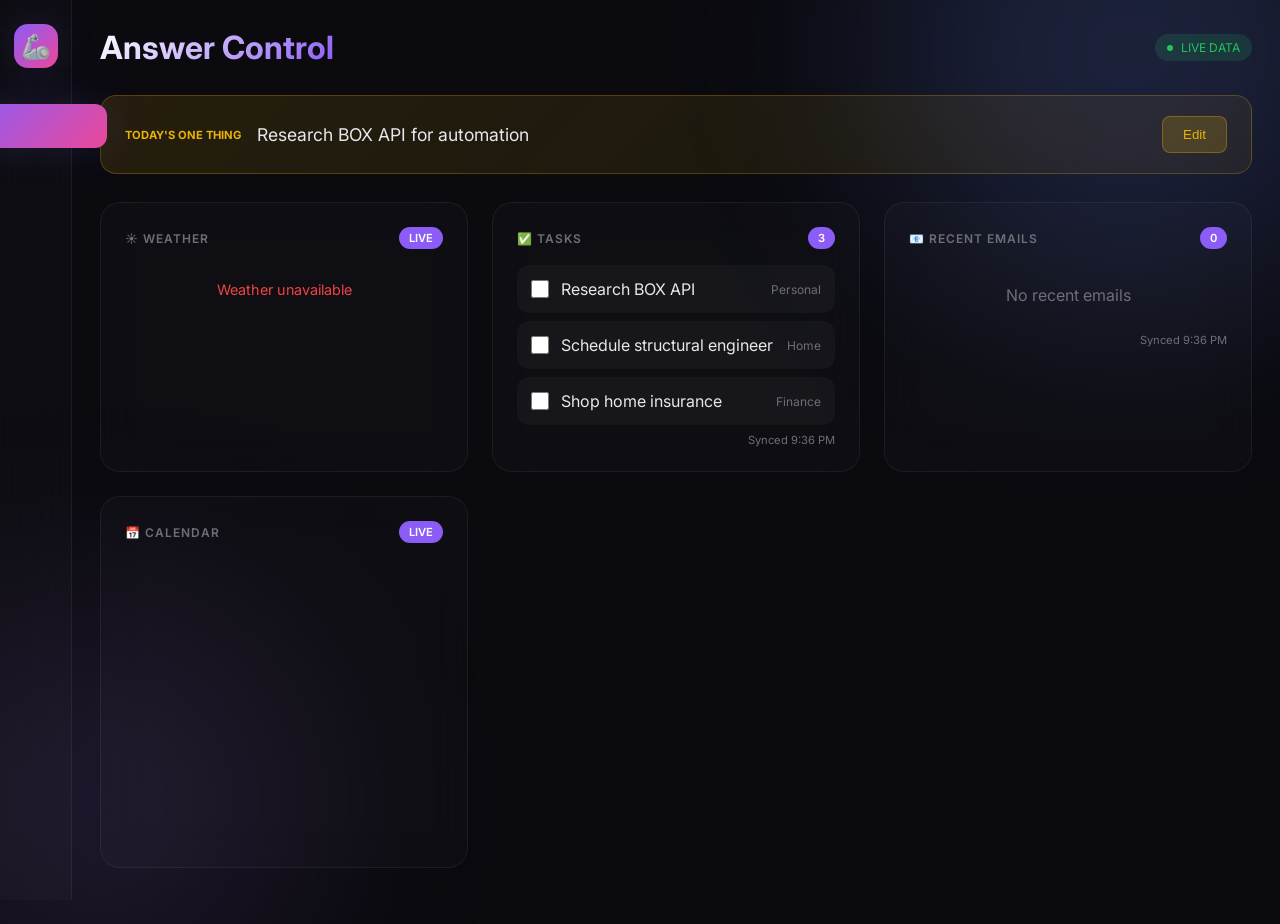
<file: index.html>
<!DOCTYPE html>
<html lang="en">
<head>
    <meta charset="UTF-8">
    <meta name="viewport" content="width=device-width, initial-scale=1.0, maximum-scale=1.0, user-scalable=no">
    <title>Answer Control Dashboard v4 Live</title>
    <link href="https://fonts.googleapis.com/css2?family=Inter:wght@400;500;600;700&display=swap" rel="stylesheet">
    <style>
        :root {
            --bg-primary: #0a0a0f;--bg-secondary: #111118;--bg-tertiary: #1a1a24;
            --text-primary: #e8e8ec;--text-secondary: #6e6e78;
            --accent-purple: #8b5cf6;--accent-pink: #ec4899;--accent-cyan: #06b6d4;
            --glass-bg: rgba(255,255,255,0.02);--glass-border: rgba(255,255,255,0.06);
            --glow-purple: 0 0 40px rgba(139,92,246,0.15);--glow-hover: 0 0 60px rgba(139,92,246,0.25);
        }
        * { box-sizing: border-box; margin: 0; padding: 0; -webkit-tap-highlight-color: transparent; }
        body { font-family: 'Inter',sans-serif;background: var(--bg-primary);color: var(--text-primary);min-height: 100vh;overflow-x: hidden; }
        .bg-orb { position: fixed;border-radius: 50%;filter: blur(100px);pointer-events: none;z-index: 0; }
        .bg-orb-1 { width: 500px;height: 500px;background: #667eea33;top: -200px;right: -100px;animation: float 20s ease-in-out infinite; }
        .bg-orb-2 { width: 400px;height: 400px;background: #764ba233;bottom: -100px;left: -100px;animation: float 15s ease-in-out infinite reverse; }
        @keyframes float { 0%,100%{transform:translate(0,0)}50%{transform:translate(30px,-30px)} }
        .app { display: flex;min-height: 100vh;position: relative;z-index: 1; }
        .sidebar { width: 72px;height: 100vh;position: fixed;background: var(--glass-bg);backdrop-filter: blur(20px);border-right: 1px solid var(--glass-border);display: flex;flex-direction: column;align-items: center;padding: 24px 0;z-index: 100;transition: width 0.3s ease; }
        .sidebar:hover { width: 200px; }
        .logo { width: 44px;height: 44px;border-radius: 14px;background: linear-gradient(135deg,var(--accent-purple),var(--accent-pink));display: flex;align-items: center;justify-content: center;font-size: 1.5rem;margin-bottom: 32px;box-shadow: var(--glow-purple);animation: pulse 3s ease-in-out infinite; }
        @keyframes pulse { 0%,100%{box-shadow:0 0 40px rgba(139,92,246,0.3)}50%{box-shadow:0 0 60px rgba(139,92,246,0.5)} }
        .nav-item { display: flex;align-items: center;gap: 16px;padding: 12px;margin: 4px 8px;border-radius: 12px;cursor: pointer;color: var(--text-secondary);position: relative;overflow: hidden;transition: all 0.3s ease; }
        .nav-item.active { background: linear-gradient(135deg,var(--accent-purple),var(--accent-pink));color: white;box-shadow: var(--glow-purple); }
        .nav-item:hover:not(.active) { background: rgba(255,255,255,0.05);color: var(--text-primary); }
        .nav-label { opacity: 0;transition: opacity 0.2s;white-space: nowrap; }
        .sidebar:hover .nav-label { opacity: 1; }
        .main { flex: 1;margin-left: 72px;padding: 28px;transition: margin-left 0.3s ease; }
        .sidebar:hover + .main { margin-left: 200px; }
        .header { display: flex;justify-content: space-between;align-items: center;margin-bottom: 28px; }
        .header h1 { font-size: 2rem;font-weight: 700;background: linear-gradient(135deg,#fff,var(--accent-purple));-webkit-background-clip: text;-webkit-text-fill-color: transparent; }
        .live-badge { display: flex;align-items: center;gap: 8px;padding: 6px 12px;background: rgba(34,197,94,0.15);border-radius: 20px;font-size: 0.75rem;color: #22c55e; }
        .live-dot { width: 6px;height: 6px;border-radius: 50%;background: #22c55e;animation: blink 2s infinite; }
        @keyframes blink { 0%,100%{opacity:1}50%{opacity:0.3} }
        .banner { background: linear-gradient(135deg,#eab30820,#eab30810);border: 1px solid #eab30840;border-radius: 16px;padding: 20px 24px;margin-bottom: 28px;display: flex;align-items: center;gap: 16px; }
        .banner-label { font-size: 0.7rem;font-weight: 700;text-transform: uppercase;color: #eab308; }
        .banner-content { flex: 1;font-size: 1.1rem; }
        .banner-edit { background: #eab30830;border: 1px solid #eab30850;color: #eab308;padding: 10px 20px;border-radius: 8px;cursor: pointer;transition: all 0.2s; }
        .banner-edit:hover { transform: scale(1.05); }
        .card { background: var(--glass-bg);backdrop-filter: blur(20px);border: 1px solid var(--glass-border);border-radius: 20px;padding: 24px;transition: all 0.4s cubic-bezier(0.4,0,0.2,1); }
        .card:hover { transform: translateY(-8px);box-shadow: var(--glow-hover); }
        .card-header { display: flex;justify-content: space-between;align-items: center;margin-bottom: 16px; }
        .card-title { font-size: 0.75rem;font-weight: 600;text-transform: uppercase;letter-spacing: 1px;color: var(--text-secondary); }
        .card-badge { padding: 4px 10px;border-radius: 20px;font-size: 0.7rem;font-weight: 600;background: var(--accent-purple);color: white; }
        .grid { display: grid;grid-template-columns: repeat(auto-fit,minmax(340px,1fr));gap: 24px;margin-bottom: 28px; }
        @media (max-width: 768px) { .grid { grid-template-columns: 1fr; }.sidebar{display:none}.main{margin-left:0;padding:16px} }
        .loading { display: flex;align-items: center;justify-content: center;padding: 40px;color: var(--text-secondary); }
        .spinner { width: 24px;height: 24px;border: 2px solid var(--glass-border);border-top-color: var(--accent-purple);border-radius: 50%;animation: spin 1s linear infinite;margin-right: 12px; }
        @keyframes spin { to { transform: rotate(360deg); } }
        .weather-temp { font-size: 4rem;font-weight: 700;background: linear-gradient(135deg,#fff,#06b6d4);-webkit-background-clip: text;-webkit-text-fill-color: transparent; }
        .weather-forecast { display: flex;justify-content: space-around;margin-top: 20px;padding-top: 16px;border-top: 1px solid var(--glass-border); }
        .forecast-day { text-align: center; }
        .forecast-day-name { font-size: 0.75rem;color: var(--text-secondary);text-transform: uppercase; }
        .forecast-temp { font-size: 1.1rem;font-weight: 600;margin-top: 4px; }
        .task-item { display: flex;align-items: center;gap: 12px;padding: 14px;background: #ffffff08;border-radius: 12px;cursor: grab;margin-bottom: 8px;transition: all 0.3s ease; }
        .task-item:hover { background: #ffffff10; }
        .task-item.dragging { opacity: 0.5;transform: scale(1.02); }
        .task-item.done .task-title { text-decoration: line-through;color: var(--text-secondary); }
        .task-meta { font-size: 0.75rem;color: var(--text-secondary);margin-left: auto; }
        .gmail-item { padding: 16px;background: #ffffff05;border-radius: 12px;border-left: 3px solid transparent;margin-bottom: 10px;transition: all 0.2s ease; }
        .gmail-item:hover { background: #ffffff08;transform: translateX(4px); }
        .gmail-item.action { border-left-color: var(--accent-purple);background: linear-gradient(90deg,#8b5cf620,transparent); }
        .gmail-subject { font-weight: 600;font-size: 0.95rem; }
        .gmail-sender { font-size: 0.85rem;color: var(--text-secondary);margin-top: 4px; }
        .gmail-preview { font-size: 0.8rem;color: var(--text-secondary);margin-top: 6px;display: -webkit-box;-webkit-line-clamp: 2;-webkit-box-orient: vertical;overflow: hidden; }
        .gmail-actions { display: flex;gap: 8px;margin-top: 12px; }
        .btn { padding: 8px 16px;border-radius: 8px;font-size: 0.8rem;font-weight: 500;cursor: pointer;border: none;transition: all 0.2s; }
        .btn-primary { background: linear-gradient(135deg,var(--accent-purple),var(--accent-pink));color: white; }
        .btn:hover { transform: translateY(-2px); }
        .btn-secondary { background: #ffffff10;color: var(--text-primary); }
        .error-msg { padding:16px;color: #ef4444;font-size: 0.9rem;text-align: center; }
        .last-updated { font-size: 0.7rem;color: var(--text-secondary);text-align: right;margin-top: 8px; }
    </style>
</head>
<body>
    <div class="bg-orb bg-orb-1"></div>
    <div class="bg-orb bg-orb-2"></div>
    
    <div class="app">
        <aside class="sidebar">
            <div class="logo">🦾</div>
            <nav>
                <div class="nav-item active"><span>🏠</span><span class="nav-label">Dashboard</span></div>
                <div class="nav-item"><span>📧</span><span class="nav-label">Gmail</span></div>
                <div class="nav-item"><span>📅</span><span class="nav-label">Calendar</span></div>
                <div class="nav-item"><span>✅</span><span class="nav-label">Tasks</span></div>
            </nav>
        </aside>
        
        <main class="main">
            <header class="header">
                <h1>Answer Control</h1>
                <div class="live-badge">
                    <span class="live-dot"></span>
                    <span>LIVE DATA</span>
                </div>
            </header>
            
            <div class="banner">
                <span class="banner-label">Today's One Thing</span>
                <span class="banner-content" id="one-thing">Loading...</span>
                <button class="banner-edit" onclick="editOneThing()">Edit</button>
            </div>
            
            <div class="grid">
                <!-- Weather Card -->
                <div class="card">
                    <div class="card-header">
                        <span class="card-title">☀️ Weather</span>
                        <span class="card-badge" id="weather-badge">LIVE</span>
                    </div>
                    <div id="weather-content">
                        <div class="loading"><div class="spinner"></div>Fetching Dallas weather...</div>
                    </div>
                    <div class="last-updated" id="weather-updated"></div>
                </div>
                
                <!-- Tasks Card -->
                <div class="card">
                    <div class="card-header">
                        <span class="card-title">✅ Tasks</span>
                        <span class="card-badge" id="task-count">--</span>
                    </div>
                    <div id="tasks-content">
                        <div class="loading"><div class="spinner"></div>Loading tasks...</div>
                    </div>
                    <div class="last-updated" id="tasks-updated"></div>
                </div>
                
                <!-- Gmail Card -->
                <div class="card">
                    <div class="card-header">
                        <span class="card-title">📧 Recent Emails</span>
                        <span class="card-badge" id="email-count">--</span>
                    </div>
                    <div id="gmail-content">
                        <div class="loading"><div class="spinner"></div>Loading emails...</div>
                    </div>
                    <div class="last-updated" id="gmail-updated"></div>
                </div>
                
                <!-- Calendar Card -->
                <div class="card">
                    <div class="card-header">
                        <span class="card-title">📅 Calendar</span>
                        <span class="card-badge">LIVE</span>
                    </div>
                    <iframe src="https://calendar.google.com/calendar/embed?src=meseeksingram%40gmail.com&ctz=America%2FChicago&mode=AGENDA&showCalendars=0&showPrint=0&showTabs=0&showTz=0&showTitle=0" style="width:100%;height:280px;border:none;border-radius:12px;background:transparent;"></iframe>
                </div>
            </div>
        </main>
    </div>

    <script>
        // Live Data Dashboard v4
        const API_BASE = window.location.hostname === 'localhost' ? 'http://localhost:5000' : '';
        
        // Initialize
        document.addEventListener('DOMContentLoaded', () => {
            loadOneThing();
            loadWeather();
            loadTasks();
            loadGmail();
            
            // Auto-refresh every 5 minutes
            setInterval(() => {
                loadWeather();
                loadGmail();
            }, 300000);
        });
        
        // ========== TODAY'S ONE THING ==========
        function loadOneThing() {
            const saved = localStorage.getItem('kyle_today_onething');
            document.getElementById('one-thing').textContent = saved || 'Research BOX API for automation';
        }
        
        function editOneThing() {
            const current = document.getElementById('one-thing').textContent;
            const updated = prompt("Today's One Thing:", current);
            if (updated) {
                document.getElementById('one-thing').textContent = updated;
                localStorage.setItem('kyle_today_onething', updated);
            }
        }
        
        // ========== WEATHER (Open-Meteo - Free, No Key) ==========
        async function loadWeather() {
            try {
                const res = await fetch('https://api.open-meteo.com/v1/forecast?latitude=32.78&longitude=-96.81&current=temperature_2m,weather_code&daily=temperature_2m_max,temperature_2m_min,weather_code&timezone=America%2FChicago');
                const data = await res.json();
                
                const current = data.current;
                const daily = data.daily;
                
                // Render
                document.getElementById('weather-content').innerHTML = `
                    <div style="text-align:center;padding:10px 0;">
                        <div class="weather-temp">${Math.round(current.temperature_2m)}°</div>
                        <div style="color:var(--text-secondary);margin-top:8px;font-size:1.1rem;">${getWeatherDesc(current.weather_code)}</div>
                        <div style="color:var(--text-secondary);font-size:0.9rem;margin-top:4px;">Dallas, TX</div>
                        <div class="weather-forecast">
                            ${daily.time.slice(1, 4).map((t, i) => {
                                const date = new Date(t);
                                const dayName = date.toLocaleDateString('en-US', {weekday: 'short'});
                                return `
                                    <div class="forecast-day">
                                        <div class="forecast-day-name">${dayName}</div>
                                        <div class="forecast-temp">${Math.round(daily.temperature_2m_max[i+1])}°</div>
                                    </div>
                                `;
                            }).join('')}
                        </div>
                    </div>
                `;
                document.getElementById('weather-updated').textContent = 'Updated ' + formatTime(new Date());
            } catch (e) {
                document.getElementById('weather-content').innerHTML = `
                    <div class="error-msg">Weather unavailable</div>
                `;
            }
        }
        
        function getWeatherDesc(code) {
            const codes = {
                0: 'Clear', 1: 'Mostly Clear', 2: 'Partly Cloudy', 3: 'Cloudy',
                45: 'Foggy', 48: 'Foggy', 51: 'Light Rain', 53: 'Rain', 55: 'Heavy Rain',
                61: 'Drizzle', 63: 'Rain', 65: 'Heavy Rain', 71: 'Snow', 73: 'Snow',
                75: 'Heavy Snow', 80: 'Showers', 81: 'Heavy Showers', 82: 'Storm',
                95: 'Thunderstorm', 96: 'Thunderstorm', 99: 'Severe Storm'
            };
            return codes[code] || 'Unknown';
        }
        
        // ========== TASKS (from localStorage or API) ==========
        function loadTasks() {
            const saved = localStorage.getItem('dashboard_tasks');
            let tasks = saved ? JSON.parse(saved) : getDefaultTasks();
            
            renderTasks(tasks);
            document.getElementById('task-count').textContent = tasks.filter(t => !t.done).length;
            document.getElementById('tasks-updated').textContent = 'Synced ' + formatTime(new Date());
        }
        
        function getDefaultTasks() {
            return [
                { id: 1, title: 'Research BOX API', done: false, priority: 'high', source: 'Personal' },
                { id: 2, title: 'Schedule structural engineer', done: false, priority: 'medium', source: 'Home' },
                { id: 3, title: 'Shop home insurance', done: false, priority: 'low', source: 'Finance' }
            ];
        }
        
        function renderTasks(tasks) {
            const html = tasks.map(t => `
                <div class="task-item ${t.done ? 'done' : ''}" draggable="true" data-id="${t.id}">
                    <input type="checkbox" class="task-checkbox" ${t.done ? 'checked' : ''} 
                           onchange="toggleTask(${t.id})" style="accent-color:var(--accent-purple);width:18px;height:18px;">
                    <span class="task-title" style="flex:1;${t.done ? 'text-decoration:line-through;color:var(--text-secondary);' : ''}">${escapeHtml(t.title)}</span>
                    <span class="task-meta">${t.source}</span>
                </div>
            `).join('');
            
            document.getElementById('tasks-content').innerHTML = html;
            initDragDrop();
        }
        
        function toggleTask(id) {
            let tasks = JSON.parse(localStorage.getItem('dashboard_tasks') || '[]');
            const task = tasks.find(t => t.id === id);
            if (task) {
                task.done = !task.done;
                localStorage.setItem('dashboard_tasks', JSON.stringify(tasks));
                loadTasks();
            }
        }
        
        // ========== GMAIL (fetch from classifier JSON) ==========
        async function loadGmail() {
            let emails = [];
            try {
                const res = await fetch('dashboard-emails.json?_=' + Date.now());
                emails = await res.json();
            } catch (e) {
                // Fallback to localStorage if fetch fails
                const saved = localStorage.getItem('kyleEmailThreads');
                emails = saved ? JSON.parse(saved) : getSampleEmails();
            }
            
            // Filter to last 5, sort by newest
            emails = emails.slice(0, 5);
            
            renderGmail(emails);
            document.getElementById('email-count').textContent = emails.filter(e => e.isAction).length;
            document.getElementById('gmail-updated').textContent = 'Synced ' + formatTime(new Date());
        }
        
        function getSampleEmails() {
            return [
                { id: 'eb7891', subject: 'FW: Everbright order for Simplicity Solar', sender: 'Everbright Systems', preview: 'Invoice attached for Simplicity Solar order. Terms: Net 30.', time: '2h ago', isAction: true },
                { id: 'q1pricing', subject: 'Q1 pricing update - Bright Energy', sender: 'Bright Energy', preview: 'Updated Q1 2026 pricing sheet attached.', time: '4h ago', isAction: true }
            ];
        }
        
        function renderGmail(emails) {
            const html = emails.map(e => `
                <div class="gmail-item ${e.isAction ? 'action' : ''}">
                    <div class="gmail-subject">${escapeHtml(e.subject)}</div>
                    <div class="gmail-sender">${escapeHtml(e.classification || 'Email')} ${e.isAction ? '<span style="color:var(--accent-purple);font-weight:600;">• ACTION</span>' : ''}</div>
                    <div class="gmail-preview">${escapeHtml(e.preview)}</div>
                    <div class="gmail-actions">
                        <button class="btn btn-primary" onclick="openGmailThread('${e.id}')">📧 Open</button>
                        ${e.isAction ? `<button class="btn btn-secondary" onclick="createTaskFromEmail('${e.id}')">➕ Task</button>` : ''}
                    </div>
                </div>
            `).join('');
            
            document.getElementById('gmail-content').innerHTML = html || '<div style="padding:20px;text-align:center;color:var(--text-secondary);">No recent emails</div>';
        }
        
        function openGmailThread(id) {
            window.open(`https://mail.google.com/mail/u/0/#inbox/${id}`, '_blank');
        }
        
        function createTaskFromEmail(id) {
            alert(`Task created from email ${id} (sync to Google Tasks coming)`);
        }
        
        // ========== DRAG & DROP ==========
        function initDragDrop() {
            const list = document.getElementById('tasks-content');
            if (!list) return;
            
            let dragged = null;
            
            list.addEventListener('dragstart', e => {
                if (e.target.classList.contains('task-item')) {
                    dragged = e.target;
                    e.target.classList.add('dragging');
                }
            });
            
            list.addEventListener('dragend', e => {
                if (e.target.classList.contains('task-item')) {
                    e.target.classList.remove('dragging');
                    saveTaskOrder();
                }
            });
            
            list.addEventListener('dragover', e => {
                e.preventDefault();
                const after = [...list.children].find(c => {
                    const box = c.getBoundingClientRect();
                    return e.clientY < box.top + box.height / 2;
                });
                if (dragged) {
                    if (after) list.insertBefore(dragged, after);
                    else list.appendChild(dragged);
                }
            });
        }
        
        function saveTaskOrder() {
            const items = document.querySelectorAll('.task-item');
            let tasks = JSON.parse(localStorage.getItem('dashboard_tasks') || '[]');
            const newOrder = [...items].map(item => {
                const id = parseInt(item.dataset.id);
                return tasks.find(t => t.id === id);
            }).filter(Boolean);
            localStorage.setItem('dashboard_tasks', JSON.stringify(newOrder));
        }
        
        // ========== UTILS ==========
        function formatTime(date) {
            return date.toLocaleTimeString('en-US', { hour: 'numeric', minute: '2-digit' });
        }
        
        function escapeHtml(text) {
            if (!text) return '';
            const div = document.createElement('div');
            div.textContent = text;
            return div.innerHTML;
        }
    </script>
</body>
</html>
</file>
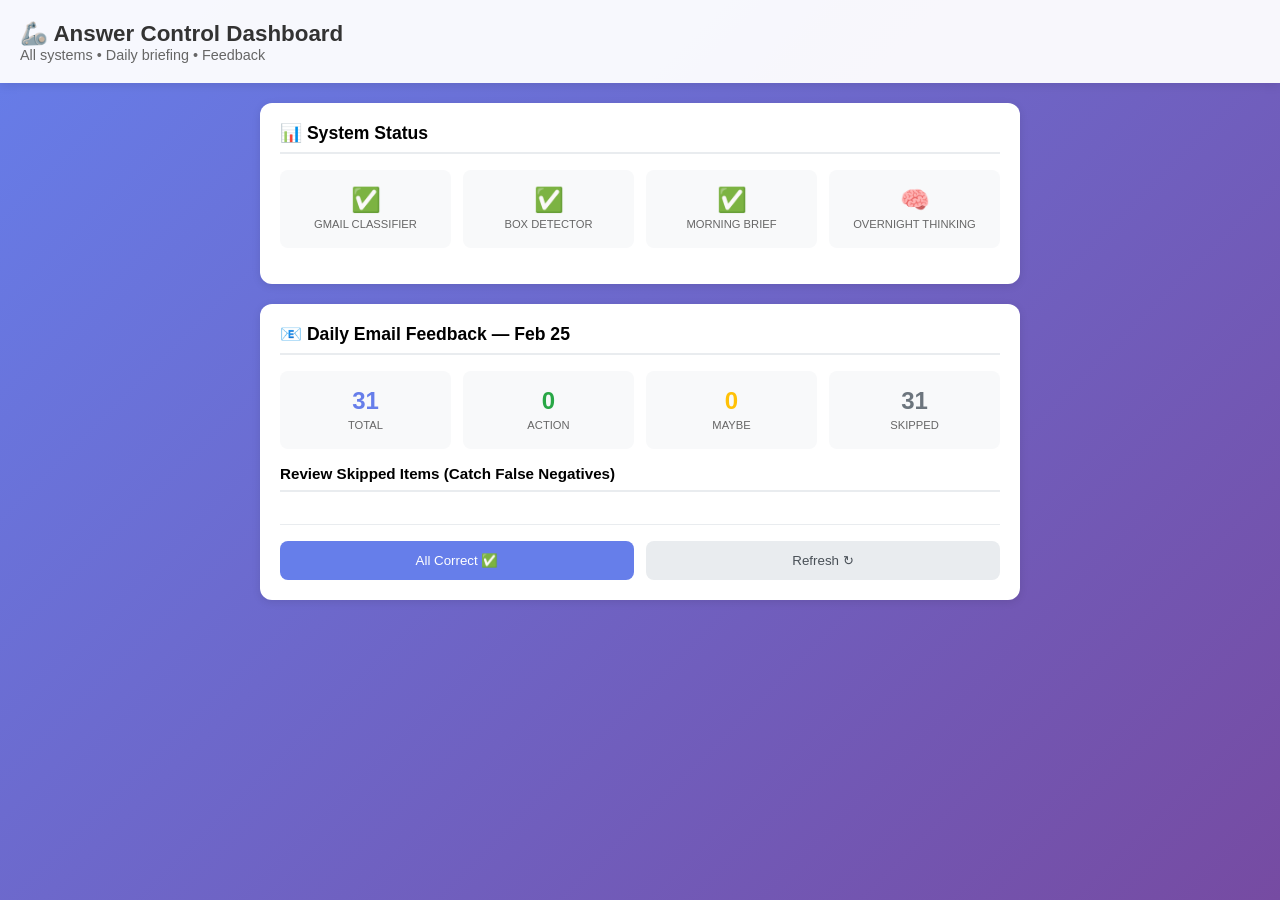
<file: dashboard-v2.html>
<!DOCTYPE html>
<html lang="en">
<head>
    <meta charset="UTF-8">
    <meta name="viewport" content="width=device-width, initial-scale=1.0">
    <title>Answer Control Dashboard v2</title>
    <style>
        * { margin: 0; padding: 0; box-sizing: border-box; }
        body {
            font-family: -apple-system, BlinkMacSystemFont, 'Segoe UI', Roboto, sans-serif;
            background: linear-gradient(135deg, #667eea 0%, #764ba2 100%);
            min-height: 100vh;
        }
        .header {
            background: rgba(255,255,255,0.95);
            padding: 20px;
            box-shadow: 0 2px 10px rgba(0,0,0,0.1);
        }
        .header h1 { font-size: 1.4rem; color: #333; }
        .header p { color: #666; font-size: 0.9rem; }
        .container { max-width: 800px; margin: 0 auto; padding: 20px; }
        .section {
            background: white;
            border-radius: 12px;
            padding: 20px;
            margin-bottom: 20px;
            box-shadow: 0 2px 8px rgba(0,0,0,0.1);
        }
        .section-title {
            font-size: 1.1rem;
            font-weight: 600;
            margin-bottom: 16px;
            padding-bottom: 8px;
            border-bottom: 2px solid #e9ecef;
        }
        .stats-row { display: flex; gap: 12px; margin-bottom: 16px; }
        .stat-box {
            flex: 1;
            text-align: center;
            padding: 16px;
            background: #f8f9fa;
            border-radius: 8px;
        }
        .stat-box .number { font-size: 1.5rem; font-weight: bold; color: #667eea; display: block; }
        .stat-box .label { font-size: 0.7rem; color: #666; text-transform: uppercase; }
        .email-list { max-height: 400px; overflow-y: auto; margin-top: 16px; }
        .email-item {
            background: #f8f9fa;
            border-radius: 8px;
            padding: 12px;
            margin-bottom: 10px;
            border-left: 4px solid #6c757d;
        }
        .email-item.action { border-left-color: #28a745; }
        .email-item.low-confidence { border-left-color: #dc3545; }
        .email-subject { font-weight: 600; color: #333; margin-bottom: 4px; }
        .email-meta { font-size: 0.75rem; color: #666; margin-bottom: 8px; }
        .email-buttons {
            display: flex;
            gap: 8px;
        }
        .email-buttons button {
            flex: 1;
            padding: 8px;
            border: none;
            border-radius: 6px;
            font-size: 0.8rem;
            cursor: pointer;
        }
        .btn-correct { background: #28a745; color: white; }
        .btn-wrong { background: #dc3545; color: white; }
        .batch-actions {
            display: flex;
            gap: 12px;
            margin-top: 16px;
            padding-top: 16px;
            border-top: 1px solid #e9ecef;
        }
        .batch-actions button {
            flex: 1;
            padding: 12px;
            border: none;
            border-radius: 8px;
            cursor: pointer;
        }
        .btn-primary { background: #667eea; color: white; }
        .btn-secondary { background: #e9ecef; color: #495057; }
    </style>
</head>
<body>
    <div class="header">
        <h1>🦾 Answer Control Dashboard</h1>
        <p>All systems • Daily briefing • Feedback</p>
    </div>
    
    <div class="container">
        <!-- System Status -->
        <div class="section">
            <div class="section-title">📊 System Status</div>
            <div class="stats-row">
                <div class="stat-box">
                    <span class="number">✅</span>
                    <span class="label">Gmail Classifier</span>
                </div>
                <div class="stat-box">
                    <span class="number">✅</span>
                    <span class="label">BOX Detector</span>
                </div>
                <div class="stat-box">
                    <span class="number">✅</span>
                    <span class="label">Morning Brief</span>
                </div>
                <div class="stat-box">
                    <span class="number">🧠</span>
                    <span class="label">Overnight Thinking</span>
                </div>
            </div>
        </div>
        
        <!-- Daily Email Feedback -->
        <div class="section">
            <div class="section-title">📧 Daily Email Feedback — <span id="today-date">Feb 25</span></div>
            
            <div class="stats-row">
                <div class="stat-box">
                    <span class="number" id="total-count">31</span>
                    <span class="label">Total</span>
                </div>
                <div class="stat-box">
                    <span class="number" style="color: #28a745;" id="action-count">0</span>
                    <span class="label">Action</span>
                </div>
                <div class="stat-box">
                    <span class="number" style="color: #ffc107;">0</span>
                    <span class="label">Maybe</span>
                </div>
                <div class="stat-box">
                    <span class="number" style="color: #6c757d;">31</span>
                    <span class="label">Skipped</span>
                </div>
            </div>
            
            <div class="section-title" style="font-size: 0.95rem;">Review Skipped Items (Catch False Negatives)</div>
            
            <div class="email-list" id="email-list">
                <!-- Emails loaded from localStorage -->
            </div>
            
            <div class="batch-actions">
                <button class="btn-primary" onclick="markAllCorrect()">All Correct ✅</button>
                <button class="btn-secondary" onclick="refreshData()">Refresh ↻</button>
            </div>
        </div>
    </div>
    
    <script>
        // Sample data - will be replaced by actual data from API
        const sampleEmails = [
            { id: '1', subject: 'FW: Simplicity Solar Statement', time: '11:02', confidence: 0, action: 'skipped', category: 'fyi' },
            { id: '2', subject: 'FW: Credit Updates 2026', time: '11:02', confidence: 0, action: 'skipped', category: 'admin' },
            { id: '3', subject: 'XGen + Fronius Webinars', time: '11:01', confidence: 0, action: 'skipped', category: 'newsletter' },
            { id: '4', subject: 'FW: Propel + Domestic Content', time: '10:02', confidence: 0, action: 'skipped', category: 'update' },
            { id: '5', subject: 'FW: EAGLE Installer Training', time: '10:02', confidence: 0, action: 'skipped', category: 'newsletter' }
        ];
        
        function renderEmails() {
            const list = document.getElementById('email-list');
            const data = JSON.parse(localStorage.getItem('kyleEmailFeedback') || '{}');
            const emails = data.emails || sampleEmails;
            
            list.innerHTML = emails.slice(0, 10).map(email => `
                <div class="email-item ${email.confidence < 50 ? 'low-confidence' : ''}" id="email-${email.id}">
                    <div class="email-subject">${email.subject}</div>
                    <div class="email-meta">${email.time} • Confidence: ${email.confidence}% • ${email.category}</div>
                    <div class="email-buttons">
                        <button class="btn-correct" onclick="markCorrect('${email.id}')">✅ Correct</button>
                        <button class="btn-wrong" onclick="markWrong('${email.id}')">❌ Wrong</button>
                    </div>
                </div>
            `).join('');
            
            if (emails.length > 10) {
                list.innerHTML += `<div style="text-align:center;padding:20px;color:#
</file>
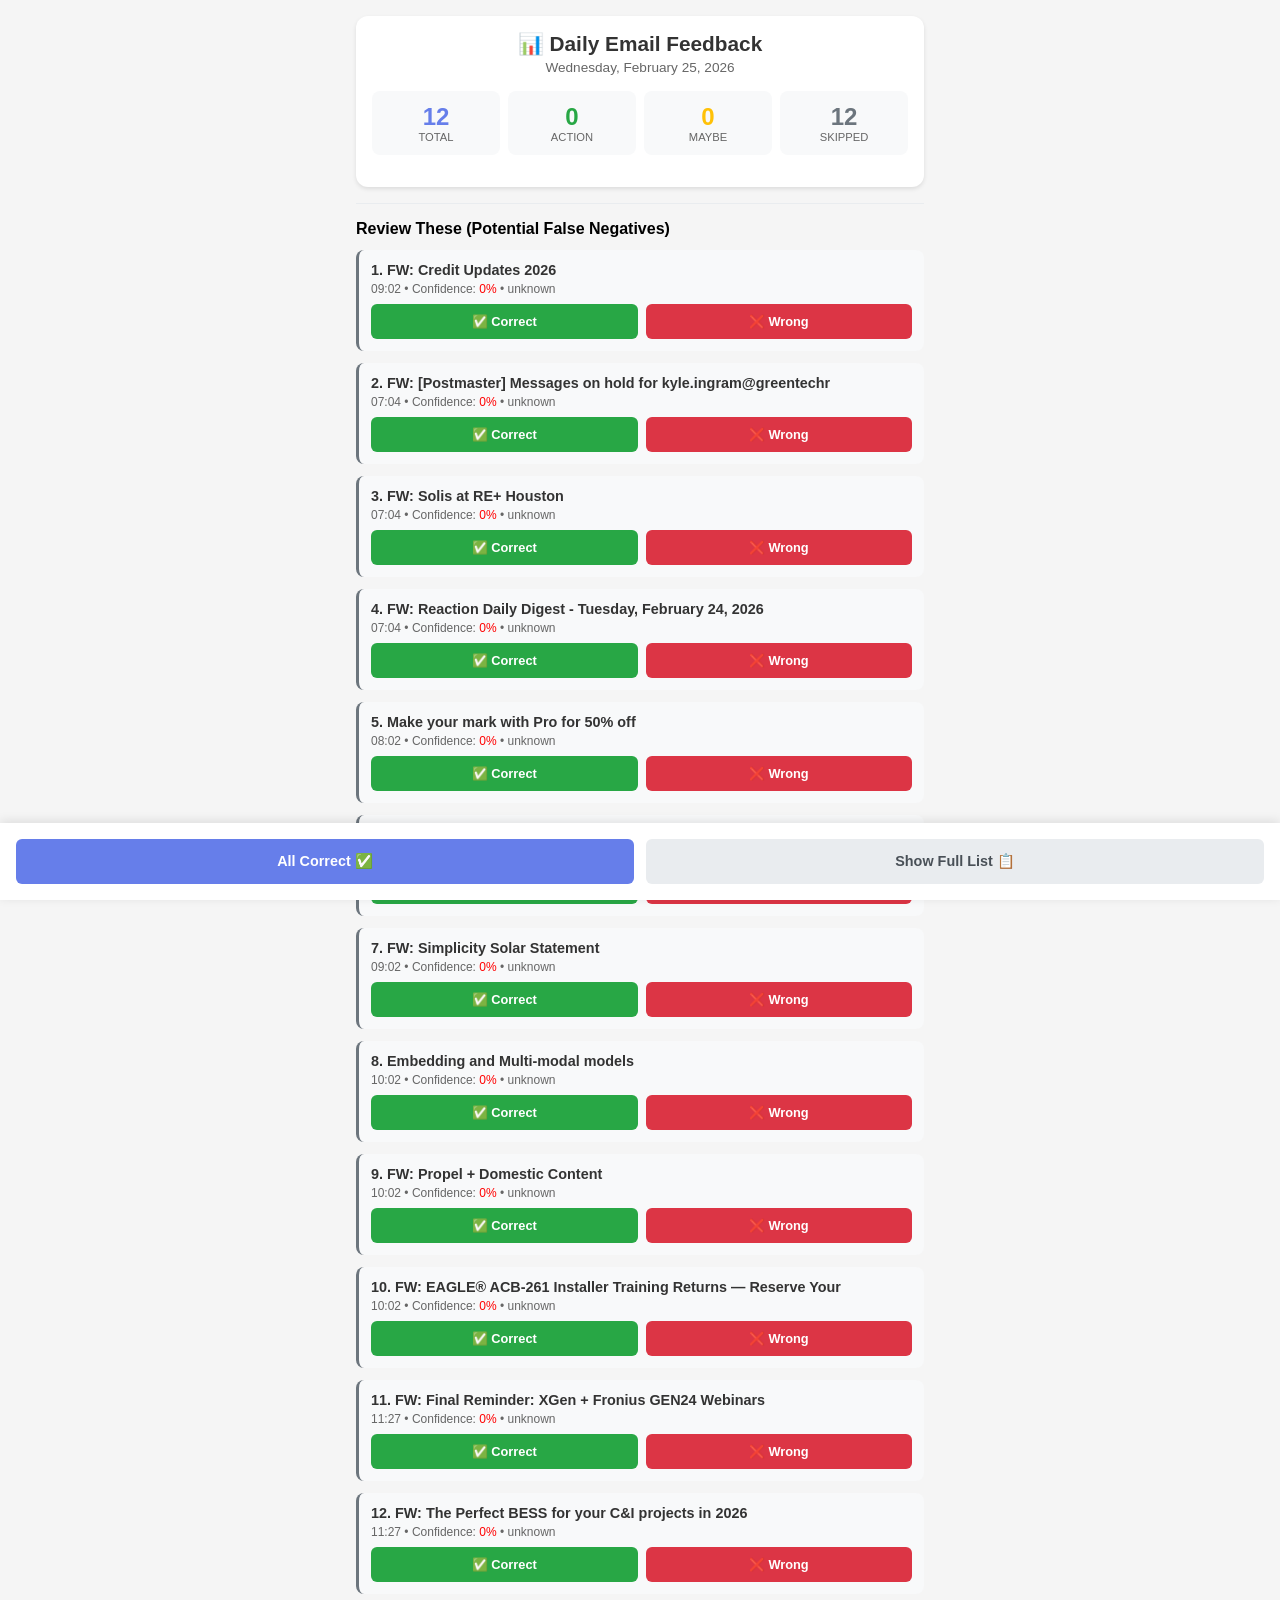
<file: feedback-2026-02-25.html>
<!DOCTYPE html>
<html lang="en">
<head>
    <meta charset="UTF-8">
    <meta name="viewport" content="width=device-width, initial-scale=1.0">
    <title>Daily Email Feedback</title>
    <style>
        * { margin: 0; padding: 0; box-sizing: border-box; }
        body {
            font-family: -apple-system, BlinkMacSystemFont, 'Segoe UI', Roboto, sans-serif;
            background: #f5f5f5;
            padding: 16px;
            max-width: 600px;
            margin: 0 auto;
        }
        .card {
            background: white;
            border-radius: 12px;
            padding: 16px;
            margin-bottom: 12px;
            box-shadow: 0 2px 4px rgba(0,0,0,0.1);
        }
        .header {
            text-align: center;
            margin-bottom: 16px;
        }
        h1 {
            font-size: 1.3rem;
            color: #333;
            margin-bottom: 4px;
        }
        .date {
            color: #666;
            font-size: 0.85rem;
        }
        .stats {
            display: flex;
            gap: 8px;
            margin: 16px 0;
        }
        .stat {
            flex: 1;
            text-align: center;
            padding: 12px;
            background: #f8f9fa;
            border-radius: 8px;
        }
        .stat-number {
            font-size: 1.5rem;
            font-weight: bold;
            color: #667eea;
        }
        .stat-label {
            font-size: 0.7rem;
            color: #666;
            text-transform: uppercase;
        }
        .email-item {
            border-left: 3px solid #ddd;
            padding: 12px;
            margin-bottom: 12px;
            background: #f8f9fa;
            border-radius: 8px;
        }
        .email-item.action { border-left-color: #28a745; }
        .email-item.maybe { border-left-color: #ffc107; }
        .email-item.skip { border-left-color: #6c757d; }
        .email-subject {
            font-weight: 600;
            color: #333;
            margin-bottom: 4px;
            font-size: 0.9rem;
        }
        .email-meta {
            font-size: 0.75rem;
            color: #666;
            margin-bottom: 8px;
        }
        .buttons {
            display: flex;
            gap: 8px;
        }
        button {
            flex: 1;
            padding: 10px;
            border: none;
            border-radius: 6px;
            font-size: 0.8rem;
            font-weight: 600;
            cursor: pointer;
        }
        .btn-correct {
            background: #28a745;
            color: white;
        }
        .btn-wrong {
            background: #dc3545;
            color: white;
        }
        .bottom-actions {
            position: fixed;
            bottom: 0;
            left: 0;
            right: 0;
            background: white;
            padding: 16px;
            box-shadow: 0 -2px 10px rgba(0,0,0,0.1);
            display: flex;
            gap: 12px;
        }
        .bottom-actions button {
            flex: 1;
            padding: 14px;
            font-size: 0.9rem;
        }
        .btn-primary {
            background: #667eea;
            color: white;
        }
        .btn-secondary {
            background: #e9ecef;
            color: #495057;
        }
        .section-title {
            font-size: 1rem;
            font-weight: 600;
            margin: 16px 0 12px;
            padding-top: 16px;
            border-top: 1px solid #e9ecef;
        }
    </style>
</head>
<body>
    <div class="card header">
        <h1>📊 Daily Email Feedback</h1>
        <p class="date">Wednesday, February 25, 2026</p>
        
        <div class="stats">
            <div class="stat">
                <div class="stat-number">12</div>
                <div class="stat-label">Total</div>
            </div>
            <div class="stat">
                <div class="stat-number" style="color: #28a745;">0</div>
                <div class="stat-label">Action</div>
            </div>
            <div class="stat">
                <div class="stat-number" style="color: #ffc107;">0</div>
                <div class="stat-label">Maybe</div>
            </div>
            <div class="stat">
                <div class="stat-number" style="color: #6c757d;">12</div>
                <div class="stat-label">Skipped</div>
            </div>
        </div>
    </div>
    
    <div class="section-title">Review These (Potential False Negatives)</div>
    
    
    <div class="email-item skip" id="email-19c8ab0883db">
        <div class="email-subject">1. FW: Credit Updates 2026</div>
        <div class="email-meta">09:02 • Confidence: <span style="color: red;">0%</span> • unknown</div>
        <div class="buttons">
            <button class="btn-correct" onclick="markCorrect('19c8ab0883db')">✅ Correct</button>
            <button class="btn-wrong" onclick="markWrong('19c8ab0883db')">❌ Wrong</button>
        </div>
    </div>

    <div class="email-item skip" id="email-19c93d34e88b">
        <div class="email-subject">2. FW: [Postmaster] Messages on hold for kyle.ingram@greentechr</div>
        <div class="email-meta">07:04 • Confidence: <span style="color: red;">0%</span> • unknown</div>
        <div class="buttons">
            <button class="btn-correct" onclick="markCorrect('19c93d34e88b')">✅ Correct</button>
            <button class="btn-wrong" onclick="markWrong('19c93d34e88b')">❌ Wrong</button>
        </div>
    </div>

    <div class="email-item skip" id="email-19c9363651c6">
        <div class="email-subject">3. FW: Solis at RE+ Houston</div>
        <div class="email-meta">07:04 • Confidence: <span style="color: red;">0%</span> • unknown</div>
        <div class="buttons">
            <button class="btn-correct" onclick="markCorrect('19c9363651c6')">✅ Correct</button>
            <button class="btn-wrong" onclick="markWrong('19c9363651c6')">❌ Wrong</button>
        </div>
    </div>

    <div class="email-item skip" id="email-19c9346d7adc">
        <div class="email-subject">4. FW: Reaction Daily Digest - Tuesday, February 24, 2026</div>
        <div class="email-meta">07:04 • Confidence: <span style="color: red;">0%</span> • unknown</div>
        <div class="buttons">
            <button class="btn-correct" onclick="markCorrect('19c9346d7adc')">✅ Correct</button>
            <button class="btn-wrong" onclick="markWrong('19c9346d7adc')">❌ Wrong</button>
        </div>
    </div>

    <div class="email-item skip" id="email-19c94c15c9c5">
        <div class="email-subject">5. Make your mark with Pro for 50% off</div>
        <div class="email-meta">08:02 • Confidence: <span style="color: red;">0%</span> • unknown</div>
        <div class="buttons">
            <button class="btn-correct" onclick="markCorrect('19c94c15c9c5')">✅ Correct</button>
            <button class="btn-wrong" onclick="markWrong('19c94c15c9c5')">❌ Wrong</button>
        </div>
    </div>

    <div class="email-item skip" id="email-19c9519dcb41">
        <div class="email-subject">6. FW: Solar Scouts Statement</div>
        <div class="email-meta">09:02 • Confidence: <span style="color: red;">0%</span> • unknown</div>
        <div class="buttons">
            <button class="btn-correct" onclick="markCorrect('19c9519dcb41')">✅ Correct</button>
            <button class="btn-wrong" onclick="markWrong('19c9519dcb41')">❌ Wrong</button>
        </div>
    </div>

    <div class="email-item skip" id="email-19c9519d9c7a">
        <div class="email-subject">7. FW: Simplicity Solar Statement</div>
        <div class="email-meta">09:02 • Confidence: <span style="color: red;">0%</span> • unknown</div>
        <div class="buttons">
            <button class="btn-correct" onclick="markCorrect('19c9519d9c7a')">✅ Correct</button>
            <button class="btn-wrong" onclick="markWrong('19c9519d9c7a')">❌ Wrong</button>
        </div>
    </div>

    <div class="email-item skip" id="email-19c953027349">
        <div class="email-subject">8. Embedding and Multi-modal models</div>
        <div class="email-meta">10:02 • Confidence: <span style="color: red;">0%</span> • unknown</div>
        <div class="buttons">
            <button class="btn-correct" onclick="markCorrect('19c953027349')">✅ Correct</button>
            <button class="btn-wrong" onclick="markWrong('19c953027349')">❌ Wrong</button>
        </div>
    </div>

    <div class="email-item skip" id="email-19c9083b004e">
        <div class="email-subject">9. FW: Propel + Domestic Content</div>
        <div class="email-meta">10:02 • Confidence: <span style="color: red;">0%</span> • unknown</div>
        <div class="buttons">
            <button class="btn-correct" onclick="markCorrect('19c9083b004e')">✅ Correct</button>
            <button class="btn-wrong" onclick="markWrong('19c9083b004e')">❌ Wrong</button>
        </div>
    </div>

    <div class="email-item skip" id="email-19c951f6aafe">
        <div class="email-subject">10. FW: EAGLE® ACB-261 Installer Training Returns — Reserve Your</div>
        <div class="email-meta">10:02 • Confidence: <span style="color: red;">0%</span> • unknown</div>
        <div class="buttons">
            <button class="btn-correct" onclick="markCorrect('19c951f6aafe')">✅ Correct</button>
            <button class="btn-wrong" onclick="markWrong('19c951f6aafe')">❌ Wrong</button>
        </div>
    </div>

    <div class="email-item skip" id="email-19c9560df5d5">
        <div class="email-subject">11. FW: Final Reminder: XGen + Fronius GEN24 Webinars</div>
        <div class="email-meta">11:27 • Confidence: <span style="color: red;">0%</span> • unknown</div>
        <div class="buttons">
            <button class="btn-correct" onclick="markCorrect('19c9560df5d5')">✅ Correct</button>
            <button class="btn-wrong" onclick="markWrong('19c9560df5d5')">❌ Wrong</button>
        </div>
    </div>

    <div class="email-item skip" id="email-19c955f61282">
        <div class="email-subject">12. FW: The Perfect BESS for your C&I projects in 2026</div>
        <div class="email-meta">11:27 • Confidence: <span style="color: red;">0%</span> • unknown</div>
        <div class="buttons">
            <button class="btn-correct" onclick="markCorrect('19c955f61282')">✅ Correct</button>
            <button class="btn-wrong" onclick="markWrong('19c955f61282')">❌ Wrong</button>
        </div>
    </div>

    
    <div style="height: 80px;"></div>
    
    <div class="bottom-actions">
        <button class="btn-primary" onclick="submitAllCorrect()">All Correct ✅</button>
        <button class="btn-secondary" onclick="showFullList()">Show Full List 📋</button>
    </div>
    
    <script>
        function markCorrect(id) {
            console.log('Correct:', id);
            document.getElementById(id).style.display = 'none';
        }
        
        function markWrong(id, reason) {
            console.log('Wrong:', id, reason);
            document.getElementById(id).style.display = 'none';
        }
        
        function submitAllCorrect() {
            alert('All items marked correct!');
        }
        
        function showFullList() {
            alert('Full list view coming soon');
        }
    </script>
</body>
</html>
</file>
